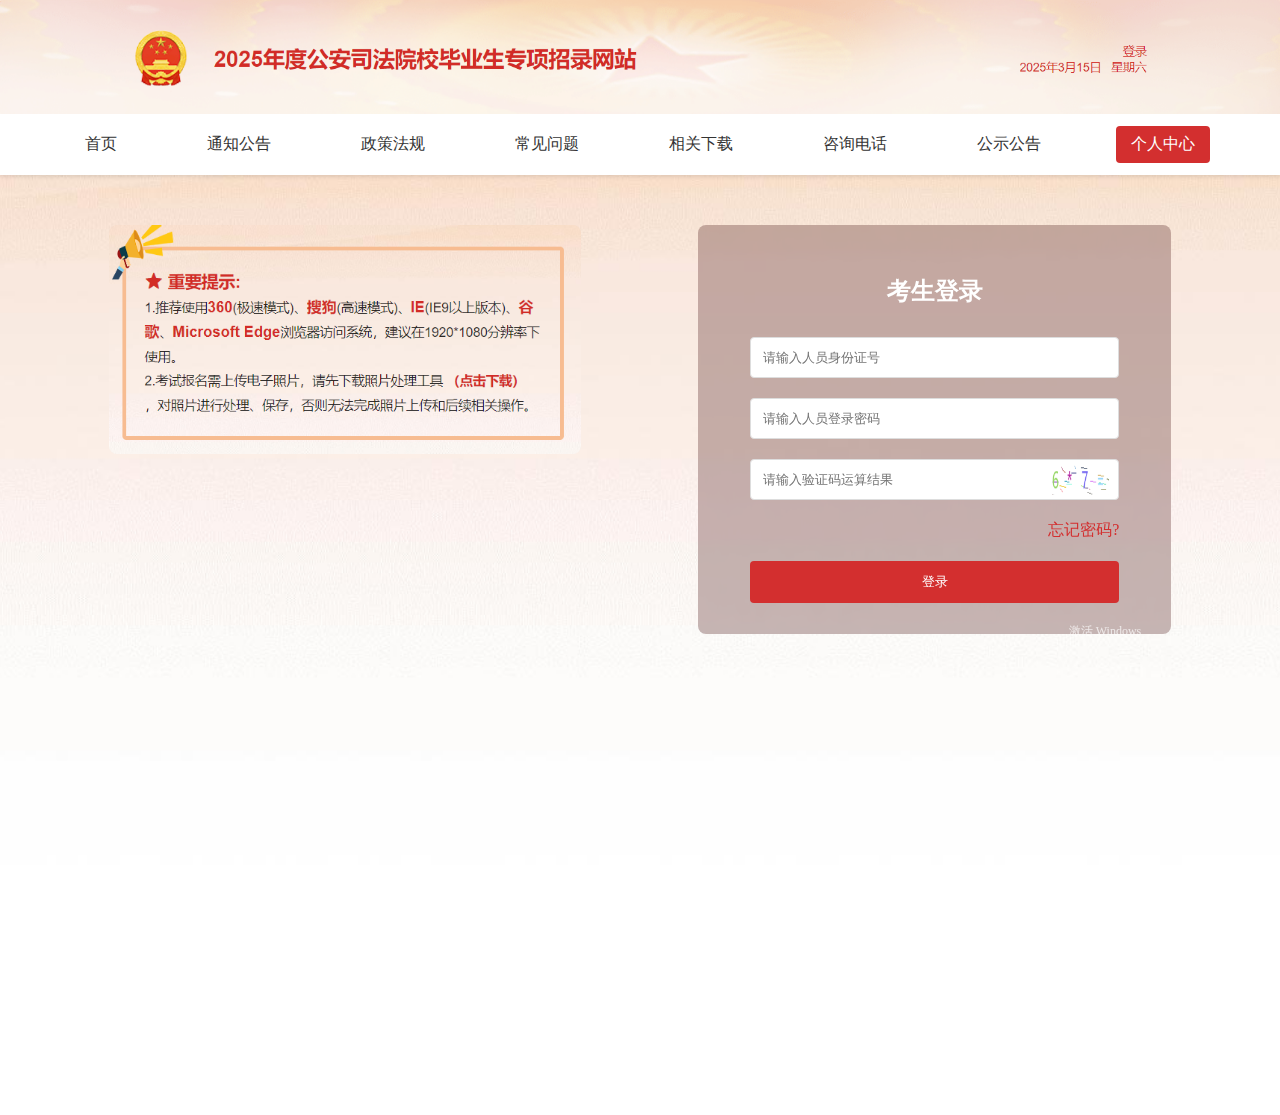
<file: index.html>
<!DOCTYPE html>
<html>
<head>
    <meta charset="UTF-8">
    <title>考生登录</title>
    <link rel="stylesheet" href="styles.css">
</head>
<body>
    <!-- 添加头部图片区域 -->
    <header class="header">
        <img src="./image3.png" alt="头部图片" class="header-image">
    </header>

    <!-- 顶部导航栏 -->
    <nav class="nav-bar">
        <div class="nav-items">
            <a href="#" class="nav-item">首页</a>
            <a href="#" class="nav-item">通知公告</a>
            <a href="#" class="nav-item">政策法规</a>
            <a href="#" class="nav-item">常见问题</a>
            <a href="#" class="nav-item">相关下载</a>
            <a href="#" class="nav-item">咨询电话</a>
            <a href="#" class="nav-item">公示公告</a>
            <a href="#" class="nav-item login-btn">个人中心</a>
        </div>
    </nav>

    <div class="main-content">
        <!-- 左侧提示框改为图片 -->
        <div class="notice-box">
            <img src="./image1.png" alt="重要提示" class="notice-image">
        </div>

        <!-- 右侧登录框 -->
        <div class="login-box">
            <h2>考生登录</h2>
            <form class="login-form">
                <div class="input-group">
                    <input type="text" placeholder="请输入人员身份证号">
                </div>
                <div class="input-group">
                    <input type="password" placeholder="请输入人员登录密码">
                    <span class="toggle-password"></span>
                </div>
                <div class="input-group">
                    <input type="text" placeholder="请输入验证码运算结果">
                    <img src="./code.png" class="captcha-img" alt="验证码">
                </div>
                <div class="forgot-password">
                    <a href="#">忘记密码?</a>
                </div>
                <button type="submit" class="login-submit">登录</button>
            </form>
            <div class="footer">
                激活 Windows
            </div>
        </div>
    </div>

    <script>
    document.querySelector('.login-form').addEventListener('submit', function(e) {
        e.preventDefault(); // 阻止表单默认提交
        
        // 获取输入值
        const idNumber = document.querySelector('input[type="text"]').value;
        const password = document.querySelector('input[type="password"]').value;
        
        // 验证账号密码
        if (idNumber === '360902200208170018' && password === 'Yqp13590256629@') {
            // 登录成功直接跳转
            window.location.href = './main.html';
        } else {
            // 登录失败
            alert('账号或密码错误！');
        }
    });
    </script>
</body>
</html>
</file>
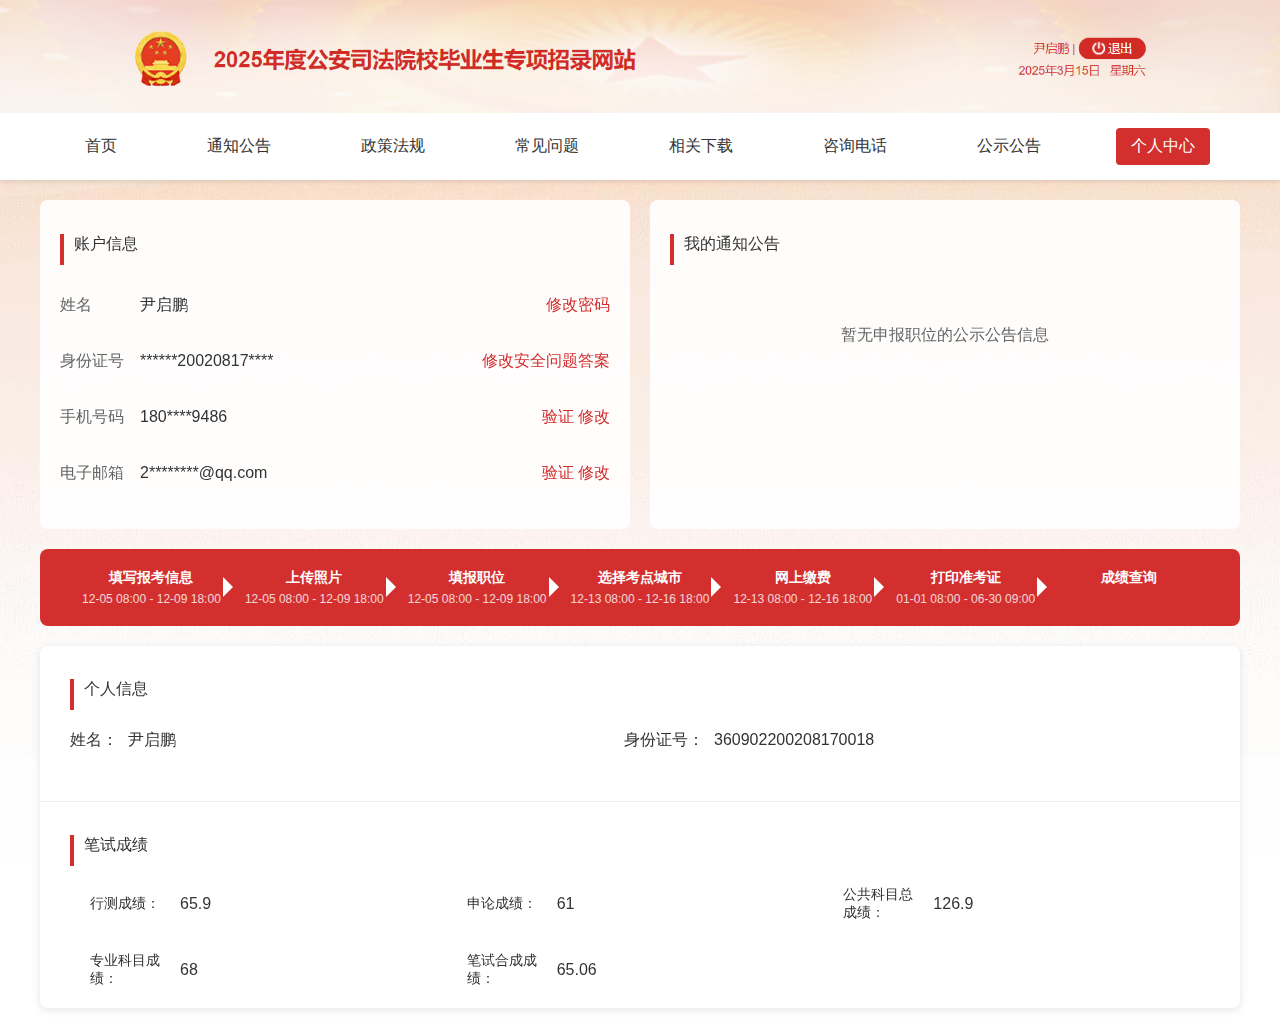
<file: main.html>
<!DOCTYPE html>
<html>
<head>
    <meta charset="UTF-8">
    <title>个人中心</title>
    <link rel="stylesheet" href="main.css">
</head>
<body>
    <!-- 添加头部图片区域 -->
    <header class="header">
        <img src="./image2.png" alt="头部图片" class="header-image">
    </header>

    <!-- 原有的导航栏 -->
    <nav class="nav-bar">
        <div class="nav-items">
            <a href="#" class="nav-item">首页</a>
            <a href="#" class="nav-item">通知公告</a>
            <a href="#" class="nav-item">政策法规</a>
            <a href="#" class="nav-item">常见问题</a>
            <a href="#" class="nav-item">相关下载</a>
            <a href="#" class="nav-item">咨询电话</a>
            <a href="#" class="nav-item">公示公告</a>
            <a href="#" class="nav-item login-btn">个人中心</a>
        </div>
    </nav>

    <div class="main-content">
        <!-- 左侧账户信息 -->
        <div class="account-info">
            <h2 class="section-title">账户信息</h2>
            <div class="info-item">
                <span class="label">姓名</span>
                <span class="value">尹启鹏</span>
                <a href="#" class="modify-btn">修改密码</a>
            </div>
            <div class="info-item">
                <span class="label">身份证号</span>
                <span class="value">******20020817****</span>
                <a href="#" class="modify-btn">修改安全问题答案</a>
            </div>
            <div class="info-item">
                <span class="label">手机号码</span>
                <span class="value">180****9486</span>
                <a href="#" class="verify-modify">验证 修改</a>
            </div>
            <div class="info-item">
                <span class="label">电子邮箱</span>
                <span class="value">2********@qq.com</span>
                <a href="#" class="verify-modify">验证 修改</a>
            </div>
        </div>

        <!-- 右侧通知公告 -->
        <div class="notice-section">
            <h2 class="section-title">我的通知公告</h2>
            <div class="notice-content">
                暂无申报职位的公示公告信息
            </div>
        </div>
    </div>

    <!-- 底部进度条 -->
    <div class="progress-bar">
        <div class="progress-item active">
            <div class="progress-text">填写报考信息</div>
            <div class="progress-time">12-05 08:00 - 12-09 18:00</div>
        </div>
        <div class="progress-item active">
            <div class="progress-text">上传照片</div>
            <div class="progress-time">12-05 08:00 - 12-09 18:00</div>
        </div>
        <div class="progress-item active">
            <div class="progress-text">填报职位</div>
            <div class="progress-time">12-05 08:00 - 12-09 18:00</div>
        </div>
        <div class="progress-item">
            <div class="progress-text">选择考点城市</div>
            <div class="progress-time">12-13 08:00 - 12-16 18:00</div>
        </div>
        <div class="progress-item">
            <div class="progress-text">网上缴费</div>
            <div class="progress-time">12-13 08:00 - 12-16 18:00</div>
        </div>
        <div class="progress-item">
            <div class="progress-text">打印准考证</div>
            <div class="progress-time">01-01 08:00 - 06-30 09:00</div>
        </div>
        <div class="progress-item">
            <div class="progress-text">成绩查询</div>
        </div>
    </div>

    <!-- 个人信息和成绩部分 -->
    <div class="info-section">
        <div class="personal-info">
            <h2 class="section-title">个人信息</h2>
            <div class="info-row">
                <span class="label">姓名：</span>
                <span class="value">尹启鹏</span>
                <span class="label id-label">身份证号：</span>
                <span class="value">360902200208170018</span>
            </div>
        </div>

        <div class="exam-results">
            <h2 class="section-title">笔试成绩</h2>
            <div class="results-grid">
                <div class="result-item">
                    <span class="label">行测成绩：</span>
                    <span class="value">65.9</span>
                </div>
                <div class="result-item">
                    <span class="label">申论成绩：</span>
                    <span class="value">61</span>
                </div>
                <div class="result-item">
                    <span class="label">公共科目总成绩：</span>
                    <span class="value">126.9</span>
                </div>
                <div class="result-item">
                    <span class="label">专业科目成绩：</span>
                    <span class="value">68</span>
                </div>
                <div class="result-item">
                    <span class="label">笔试合成成绩：</span>
                    <span class="value">65.06</span>
                </div>
            </div>
        </div>
    </div>
</body>
</html>
</file>
<file: styles.css>
body {
    margin: 0;
    padding: 0;
    min-height: 100vh;
    background-image: url('./bgimg.jpg');  /* 替换为你的背景图片路径 */
    background-size: cover;
    background-position: center;
    background-repeat: no-repeat;
    background-attachment: fixed;
}

/* 添加头部样式 */
.header {
    width: 100%;
    background: white;
    overflow: hidden;
}

.header-image {
    display: block;
    width: 100%;
    height: auto;
    margin: 0;
    object-fit: cover;
}

/* 导航栏样式 */
.nav-bar {
    background: white;
    padding: 12px 0;
    box-shadow: 0 2px 4px rgba(0,0,0,0.1);
    margin-top: 0;
}

.nav-items {
    max-width: 1200px;
    margin: 0 auto;
    display: flex;
    justify-content: space-around;
}

.nav-item {
    text-decoration: none;
    color: #333;
    padding: 8px 15px;
}

.login-btn {
    background: #d32f2f;
    color: white;
    border-radius: 4px;
}

/* 主要内容区域 */
.main-content {
    display: flex;
    justify-content: space-around;
    align-items: flex-start;
    padding: 50px;
    background: transparent;  /* 将原来的背景色改为透明 */
    min-height: calc(100vh - 60px);
}

/* 提示框样式 */
.notice-box {
    width: 40%;
    background: transparent;
    border: none;
    padding: 0;
}

.notice-image {
    width: 100%;
    height: auto;
    border-radius: 8px;
}

.notice-icon img {
    width: 30px;
    height: 30px;
}

.notice-content h3 {
    color: #d32f2f;
    margin-bottom: 15px;
}

.download-link {
    color: #d32f2f;
    text-decoration: none;
}

/* 登录框样式 */
.login-box {
    background: rgba(74, 21, 20, 0.3);
    backdrop-filter: blur(5px);
    border-radius: 8px;
    padding: 30px;
    width: 473px;  /* 修改为固定宽度 */
    height: 409px;  /* 添加固定高度 */
    box-sizing: border-box;  /* 确保padding不影响总尺寸 */
    display: flex;  /* 添加flex布局以更好地控制内部元素 */
    flex-direction: column;  /* 垂直方向排列 */
}

.login-box h2 {
    text-align: center;
    margin-bottom: 30px;
    color: white;  /* 标题改为白色 */
}

.input-group {
    margin-bottom: 20px;
    position: relative;
    width: 369px;  /* 设置固定宽度 */
    margin-left: auto;  /* 水平居中 */
    margin-right: auto;
}

.input-group input {
    width: 369px;  /* 设置输入框固定宽度 */
    box-sizing: border-box;  /* 确保padding不会影响总宽度 */
    padding: 12px;
    border: 1px solid #ddd;
    border-radius: 4px;
    background-color: white;
    color: #333;
}

/* 可以添加焦点样式 */
.input-group input:focus {
    outline: none;
    border-color: #d32f2f;
    box-shadow: 0 0 5px rgba(211, 47, 47, 0.3);
}

.toggle-password {
    position: absolute;
    right: 10px;
    top: 50%;
    transform: translateY(-50%);
    cursor: pointer;
}

.captcha-img {
    position: absolute;
    right: 10px;
    top: 50%;
    transform: translateY(-50%);
    height: 30px;
}

.forgot-password {
    width: 369px;  /* 与输入框相同宽度 */
    margin: 0 auto;  /* 水平居中 */
    text-align: right;
    margin-bottom: 20px;
}

.forgot-password a {
    color: #d32f2f;  /* 改为红色 */
    text-decoration: none;
}

.login-form {
    display: flex;
    flex-direction: column;
    align-items: center;  /* 所有表单元素居中对齐 */
}

.login-submit {
    width: 369px;
    padding: 12px;
    background: #d32f2f;
    color: white;
    border: none;
    border-radius: 4px;
    cursor: pointer;
}

.footer {
    text-align: right;
    margin-top: 20px;
    color: rgba(255, 255, 255, 0.7);  /* 底部文字改为半透明白色 */
    font-size: 12px;
}

/* 添加自动填充时的背景色控制 */
input:-webkit-autofill,
input:-webkit-autofill:hover,
input:-webkit-autofill:focus,
input:-webkit-autofill:active {
    -webkit-box-shadow: 0 0 0 30px white inset !important;
    -webkit-text-fill-color: #333 !important;
}

input:-internal-autofill-selected {
    background-color: white !important;
    color: #333 !important;
}
</file>
<file: main.css>
body {
    margin: 0;
    padding: 0;
    min-height: 100vh;
    background-image: url('./bgimg.jpg');
    background-size: cover;
    background-position: center;
    background-repeat: no-repeat;
    background-attachment: fixed;
    font-family: Arial, sans-serif;
}

/* 调整卡片背景透明度，使其更好地融入背景图片 */
.account-info, .notice-section, .info-section {
    background: rgba(255, 255, 255, 0.9);
    backdrop-filter: blur(5px);
}

/* 修改头部样式 */
.header {
    width: 100%;
    background: white;
    overflow: hidden;  /* 防止图片溢出 */
}

.header-image {
    display: block;
    width: 100%;  /* 图片宽度100% */
    height: auto;
    margin: 0;
    object-fit: cover;  /* 确保图片覆盖整个区域 */
}

/* 调整导航栏样式 */
.nav-bar {
    background: white;
    padding: 15px 0;
    box-shadow: 0 2px 4px rgba(0,0,0,0.1);
    position: static;
    width: 100%;
    margin-top: 0;
}

.nav-items {
    max-width: 1200px;
    margin: 0 auto;
    display: flex;
    justify-content: space-around;
}

.nav-item {
    text-decoration: none;
    color: #333;
    padding: 8px 15px;
}

.login-btn {
    background: #d32f2f;
    color: white;
    border-radius: 4px;
}

/* 主要内容区域 */
.main-content {
    max-width: 1200px;
    margin: 20px auto;
    display: flex;
    gap: 20px;
}

/* 账户信息部分 */
.account-info {
    padding: 20px;
    border-radius: 8px;
    flex: 1;
}

.section-title {
    color: #d32f2f;
    border-bottom: 2px solid #d32f2f;
    padding-bottom: 10px;
    margin-bottom: 20px;
}

.info-item {
    display: flex;
    align-items: center;
    margin-bottom: 15px;
    padding: 10px 0;
}

.label {
    width: 80px;
    color: #666;
}

.value {
    flex: 1;
    color: #333;
}

.modify-btn, .verify-modify {
    color: #d32f2f;
    text-decoration: none;
    margin-left: 10px;
}

/* 通知公告部分 */
.notice-section {
    padding: 20px;
    border-radius: 8px;
    flex: 1;
}

.notice-content {
    color: #666;
    text-align: center;
    padding: 40px 0;
}

/* 进度条部分 */
.progress-bar {
    max-width: 1200px;
    margin: 20px auto;
    display: flex;
    justify-content: space-between;
    background: #d32f2f;
    padding: 20px 30px;
    border-radius: 8px;
    color: white;
    box-sizing: border-box;
}

.progress-item {
    text-align: center;
    position: relative;
    flex: 1;
    padding: 0 10px;
}

.progress-item:not(:last-child)::after {
    content: '';
    position: absolute;
    right: 0;
    top: 50%;
    transform: translateY(-50%);
    width: 0;
    height: 0;
    border-left: 10px solid white;
    border-top: 10px solid transparent;
    border-bottom: 10px solid transparent;
}

.progress-text {
    font-weight: bold;
    margin-bottom: 5px;
    font-size: 14px;
    white-space: nowrap;
}

.progress-time {
    font-size: 12px;
    opacity: 0.8;
    white-space: nowrap;
}

/* 个人信息和成绩部分 */
.info-section {
    max-width: 1200px;
    margin: 20px auto;
    background: white;
    box-shadow: 0 2px 8px rgba(0, 0, 0, 0.1);  /* 添加阴影效果 */
    border-radius: 8px;
}

.personal-info, .exam-results {
    padding: 20px 30px;
}

.personal-info {
    border-bottom: 1px solid #eee;  /* 添加分隔线 */
}

/* 标题样式 */
.section-title {
    color: #333;
    font-size: 16px;
    font-weight: normal;
    border-left: 4px solid #d32f2f;
    padding-left: 10px;
    margin-bottom: 20px;
    border-bottom: none;
}

/* 个人信息行样式 */
.info-row {
    display: flex;
    align-items: center;
    margin-bottom: 30px;
    color: #333;
}

.info-row .label {
    width: auto;
    margin-right: 10px;
    color: #333;
}

.info-row .value {
    margin-right: 40px;
    color: #333;
}

/* 笔试成绩网格布局 */
.results-grid {
    display: grid;
    grid-template-columns: repeat(3, 1fr);
    gap: 30px;
    padding: 0 20px;
}

.result-item {
    display: flex;
    align-items: center;
}

.result-item .label {
    color: #333;
    font-size: 14px;
    margin-right: 10px;
}

.result-item .value {
    color: #333;
    font-weight: normal;
}
</file>
